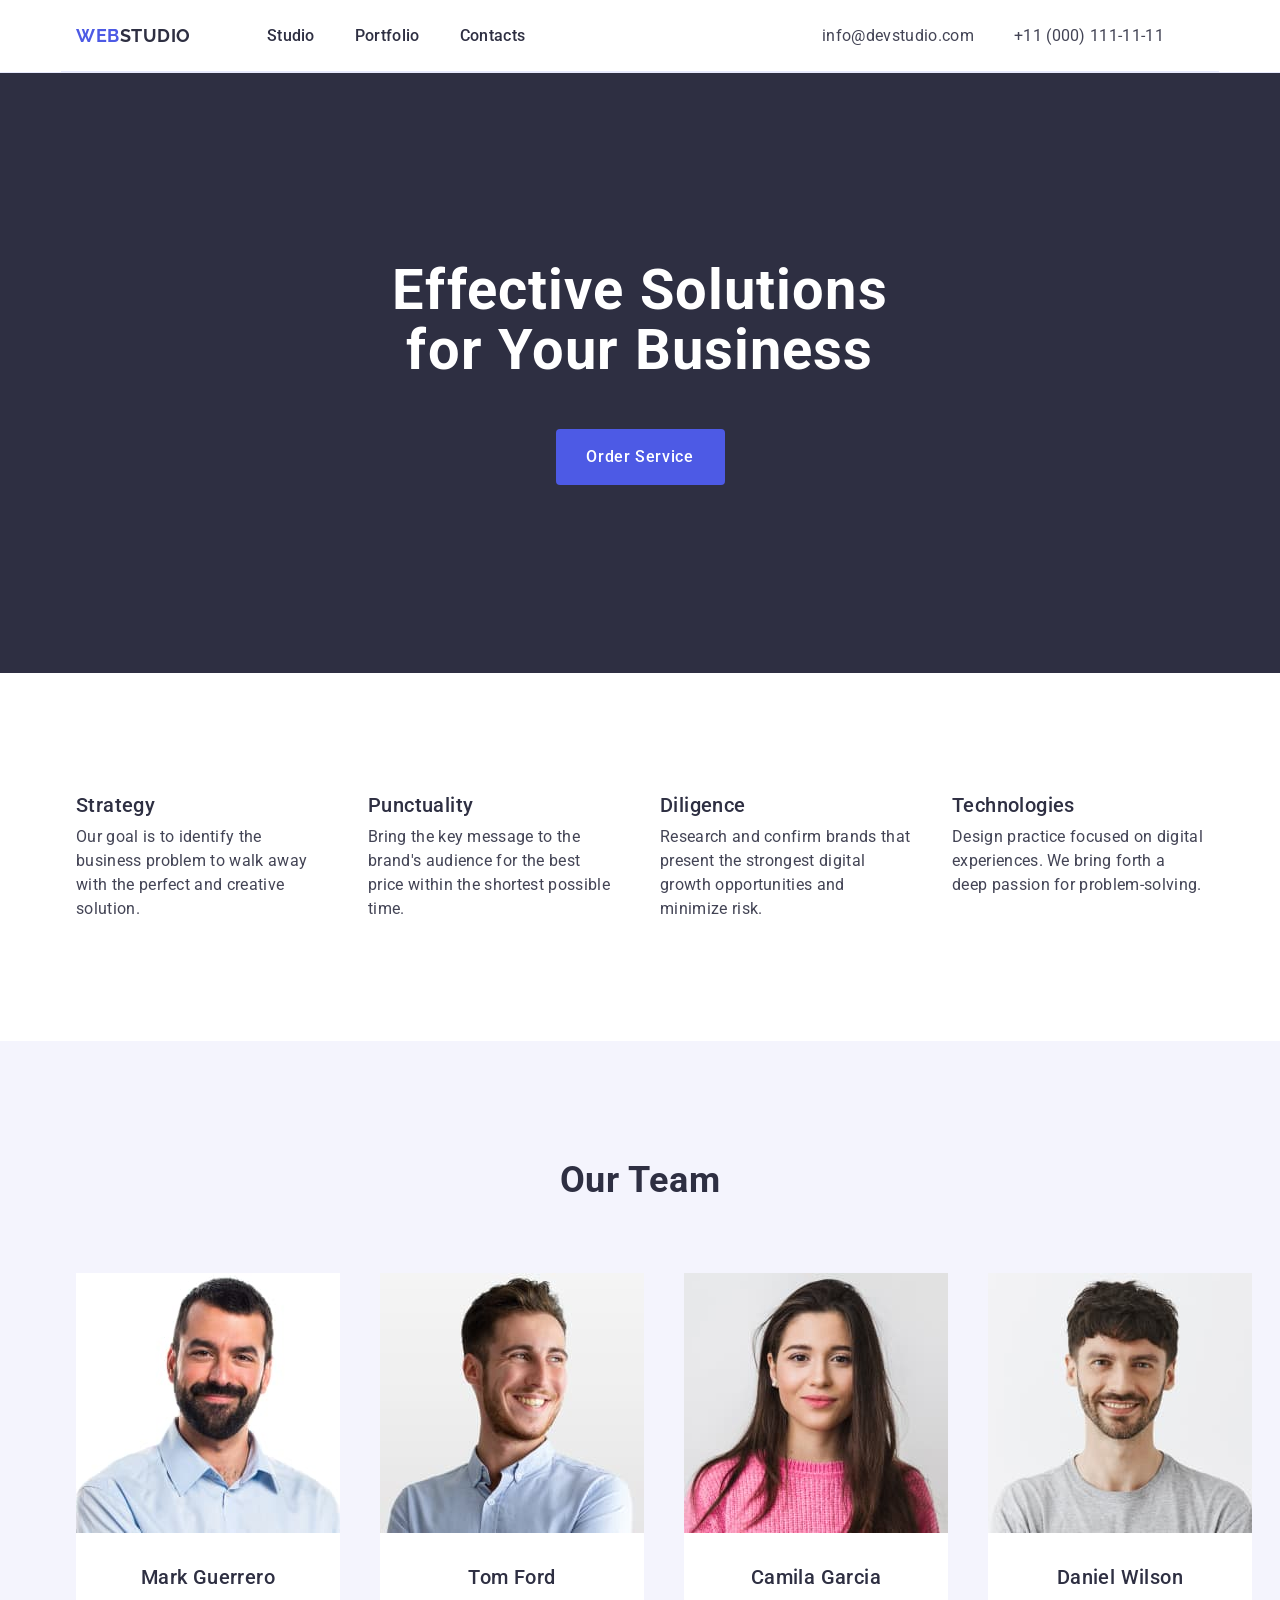
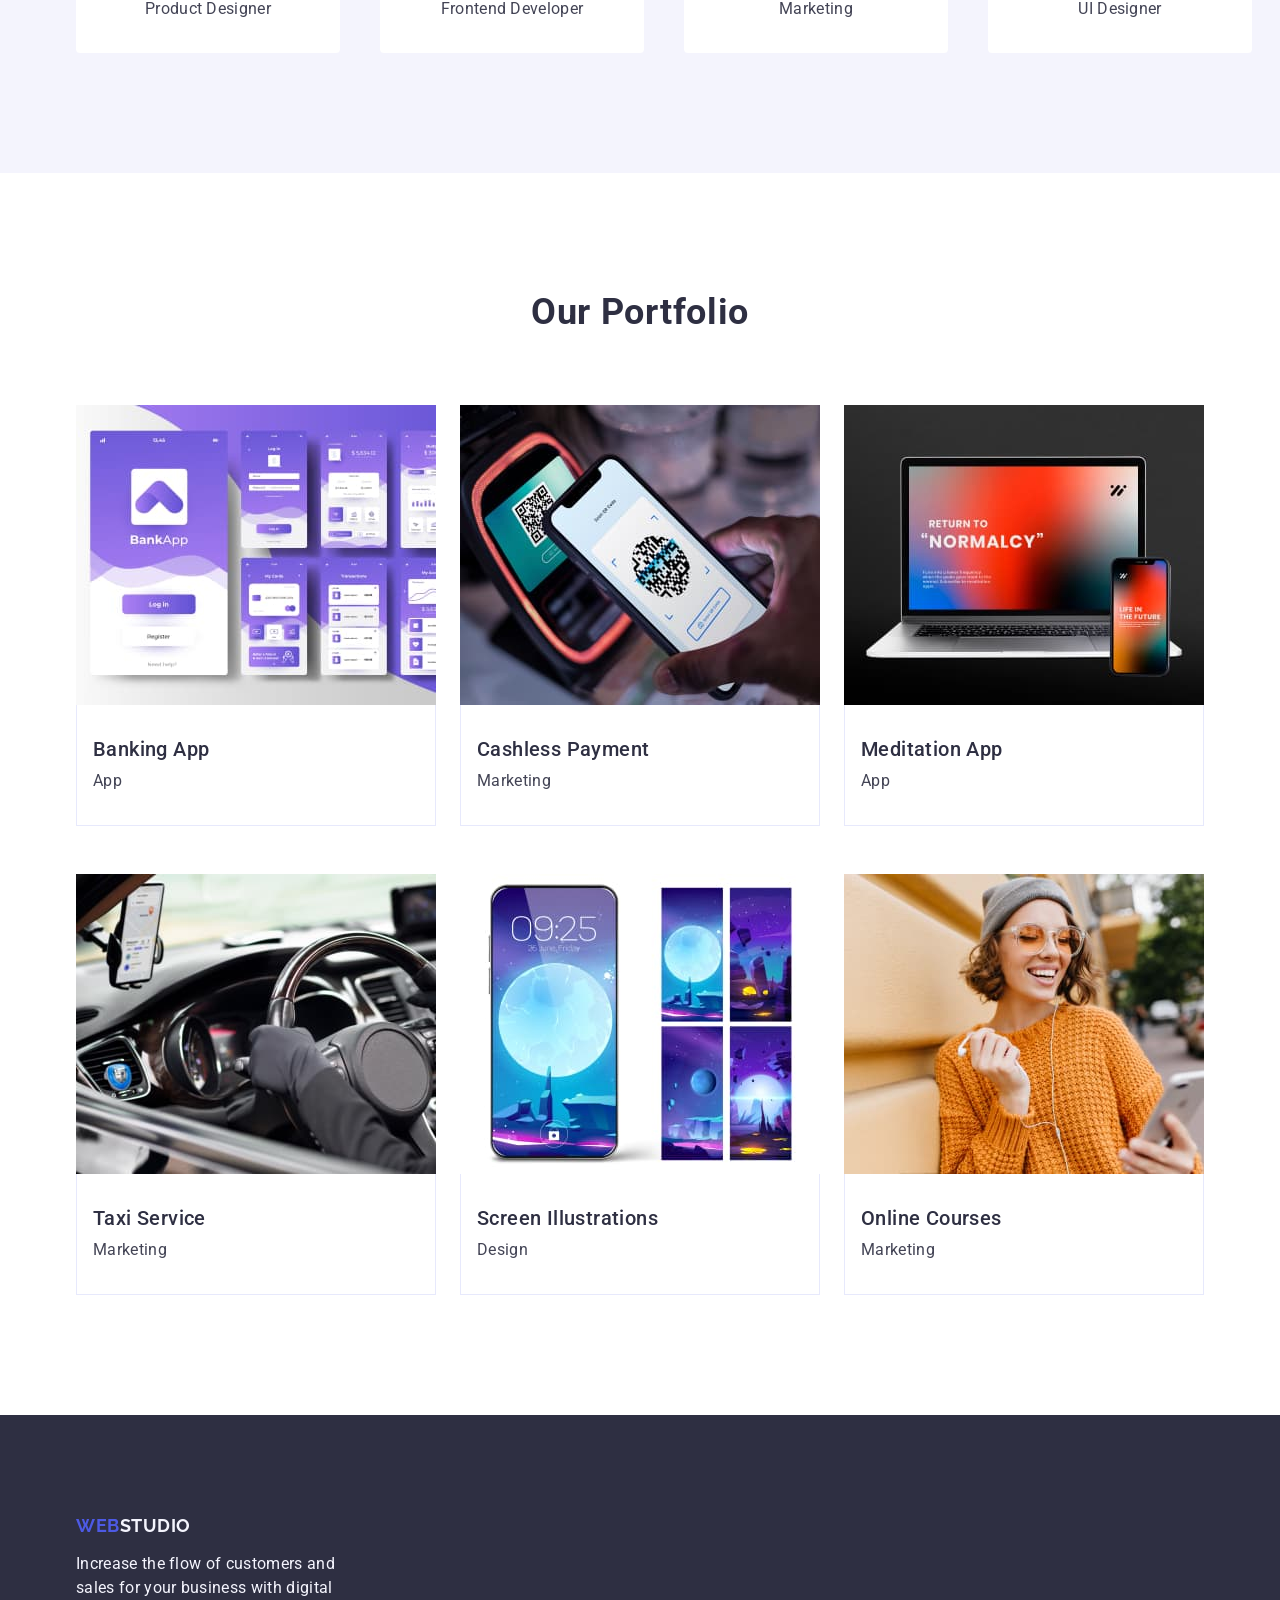
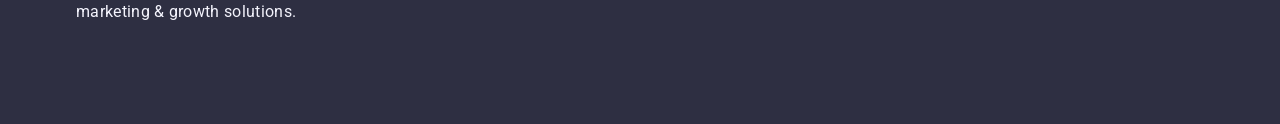
<file: index.html>
<!DOCTYPE html>
<html lang="en">
  <head>
    <meta charset="UTF-8" />
    <meta name="viewport" content="width=device-width, initial-scale=1.0" />
    <title>Studio</title>
    <link rel="preconnect" href="https://fonts.googleapis.com" />
    <link rel="preconnect" href="https://fonts.gstatic.com" crossorigin />
    <link
      rel="stylesheet"
      href="https://cdnjs.cloudflare.com/ajax/libs/modern-normalize/2.0.0/modern-normalize.min.css"
    />
    <link
      href="https://fonts.googleapis.com/css2?family=Raleway:wght@700&family=Roboto:wght@400;500;700;900&display=swap"
      rel="stylesheet"
    />
    <link rel="stylesheet" href="./css/styles.css" />
  </head>
  <body>
    <header class="header-zero">
      <div class="container header">
        <nav class="navigation">
          <a class="logo link" href="./index.html"
            >Web<span class="studio">Studio</span></a
          >
          <ul class="list list-menu">
            <li><a class="link link-menu" href="./index.html">Studio</a></li>
            <li><a class="link link-menu" href="">Portfolio</a></li>
            <li><a class="link link-menu" href="">Contacts</a></li>
          </ul>
        </nav>
        <address class="adress">
          <ul class="list adress-list">
            <li>
              <a class="link contacts" href="mailto:info@devstudio.com"
                >info@devstudio.com</a
              >
            </li>
            <li>
              <a class="link contacts" href="tel:+110001111111"
                >+11 (000) 111-11-11</a
              >
            </li>
          </ul>
        </address>
      </div>
    </header>
    <main>
      <section class="section section-one">
        <div class="container">
          <h1 class="name">Effective Solutions for Your Business</h1>
          <button class="button" type="button">Order Service</button>
        </div>
      </section>
      <section class="section section-two">
        <div class="container">
          <h2 class="visually-hidden">Our strengths</h2>
          <ul class="list">
            <li class="strengths-list-element">
              <h3 class="strengths-title">Strategy</h3>
              <p class="strengths-description">
                Our goal is to identify the business problem to walk away with
                the perfect and creative solution.
              </p>
            </li>
            <li class="strengths-list-element">
              <h3 class="strengths-title">Punctuality</h3>
              <p class="strengths-description">
                Bring the key message to the brand's audience for the best price
                within the shortest possible time.
              </p>
            </li>
            <li class="strengths-list-element">
              <h3 class="strengths-title">Diligence</h3>
              <p class="strengths-description">
                Research and confirm brands that present the strongest digital
                growth opportunities and minimize risk.
              </p>
            </li>
            <li class="strengths-list-element">
              <h3 class="strengths-title">Technologies</h3>
              <p class="strengths-description">
                Design practice focused on digital experiences. We bring forth a
                deep passion for problem-solving.
              </p>
            </li>
          </ul>
        </div>
      </section>
      <section class="section section-three">
        <div class="container">
          <h2 class="section-title">Our Team</h2>
          <ul class="list">
            <li class="team-list">
              <img
                src="./images/img_4.jpg"
                width="264"
                alt="Photo of Mark Guerrero"
              />
              <div class="employee-text">
                <h3 class="employee-name">Mark Guerrero</h3>
                <p class="employee-position">Product Designer</p>
              </div>
            </li>
            <li class="team-list">
              <img
                src="./images/img_5.jpg"
                width="264"
                alt="Photo of Tom Ford"
              />
              <div class="employee-text">
                <h3 class="employee-name">Tom Ford</h3>
                <p class="employee-position">Frontend Developer</p>
              </div>
            </li>
            <li class="team-list">
              <img
                src="./images/img_6.jpg"
                width="264"
                alt="Photo of Camila Garcia"
              />
              <div class="employee-text">
                <h3 class="employee-name">Camila Garcia</h3>
                <p class="employee-position">Marketing</p>
              </div>
            </li>
            <li class="team-list">
              <img
                src="./images/img_7.jpg"
                width="264"
                alt="Photo of Daniel Wilson"
              />
              <div class="employee-text">
                <h3 class="employee-name">Daniel Wilson</h3>
                <p class="employee-position">UI Designer</p>
              </div>
            </li>
          </ul>
        </div>
      </section>
      <section class="section section-four">
        <div class="container">
          <h2 class="section-title">Our Portfolio</h2>
          <ul class="list portfolio-list">
            <li class="portfolio-list-element">
              <img src="./images/imga.jpg" width="360" alt="Apps wallpaper" />
              <div class="photo-text">
                <h3 class="photo-title">Banking App</h3>
                <p class="photo-mark">App</p>
              </div>
            </li>
            <li class="portfolio-list-element">
              <img
                src="./images/imgb.jpg"
                width="360"
                alt="Payment with phone"
              />
              <div class="photo-text">
                <h3 class="photo-title">Cashless Payment</h3>
                <p class="photo-mark">Marketing</p>
              </div>
            </li>
            <li class="portfolio-list-element">
              <img
                src="./images/imgc.jpg"
                width="360"
                alt="Laptop and smart phone"
              />
              <div class="photo-text">
                <h3 class="photo-title">Meditation App</h3>
                <p class="photo-mark">App</p>
              </div>
            </li>
            <li class="portfolio-list-element">
              <img src="./images/imgd.jpg" width="360" alt="Car" />
              <div class="photo-text">
                <h3 class="photo-title">Taxi Service</h3>
                <p class="photo-mark">Marketing</p>
              </div>
            </li>
            <li class="portfolio-list-element">
              <img src="./images/imge.jpg" width="360" alt="Phone wallpapers" />
              <div class="photo-text">
                <h3 class="photo-title">Screen Illustrations</h3>
                <p class="photo-mark">Design</p>
              </div>
            </li>
            <li class="portfolio-list-element">
              <img
                src="./images/imgf.jpg"
                width="360"
                alt="Girl in the orange sweater"
              />
              <div class="photo-text">
                <h3 class="photo-title">Online Courses</h3>
                <p class="photo-mark">Marketing</p>
              </div>
            </li>
          </ul>
        </div>
      </section>
    </main>
    <footer class="footer">
      <div class="container">
        <a class="link logo logo-bottom" href="./index.html"
          >Web<span class="studio-a">Studio</span></a
        >
        <p class="footer-text">
          Increase the flow of customers and sales for your business with
          digital marketing & growth solutions.
        </p>
      </div>
    </footer>
  </body>
</html>
</file>
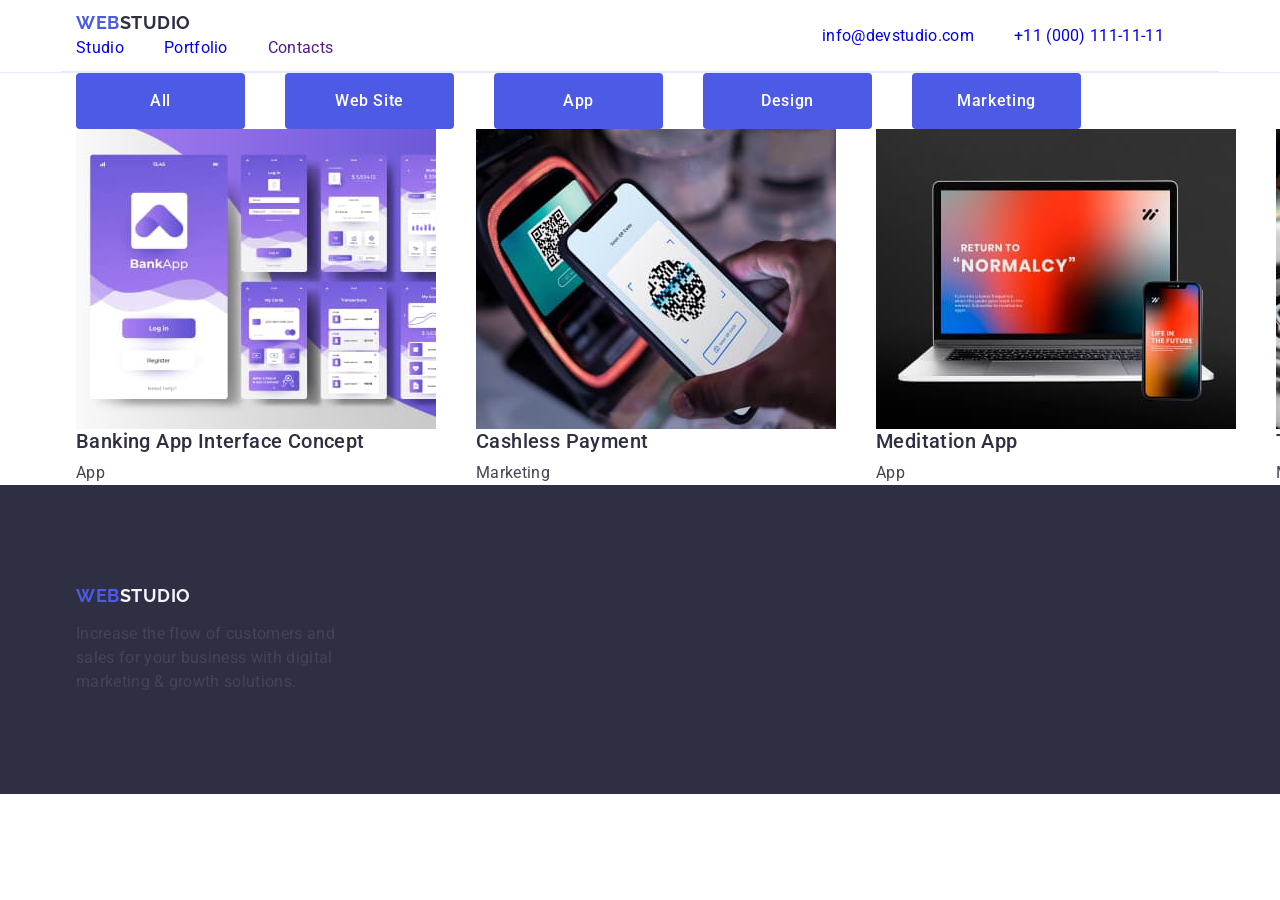
<file: portfolio.html>
<!DOCTYPE html>
<html lang="en">
  <head>
    <meta charset="UTF-8" />
    <meta name="viewport" content="width=device-width, initial-scale=1.0" />
    <title>Portfolio</title>
    <link
      rel="stylesheet"
      href="https://cdnjs.cloudflare.com/ajax/libs/modern-normalize/2.0.0/modern-normalize.min.css"
    />
    <link rel="stylesheet" href="./css/styles.css" />
    <link rel="preconnect" href="https://fonts.googleapis.com" />
    <link rel="preconnect" href="https://fonts.gstatic.com" crossorigin />
    <link
      href="https://fonts.googleapis.com/css2?family=Raleway:wght@800&family=Roboto:wght@400;500;700;900&display=swap"
      rel="stylesheet"
    />
  </head>
  <body>
    <header class="header-zero">
      <div class="header container">
        <nav class="menu">
          <a class="logo link" href="./index.html"
            >Web<span class="studio">Studio</span></a
          >
          <ul class="list list-menu">
            <li>
              <a class="list-nav link" href="./index.html">Studio</a>
            </li>
            <li>
              <a class="list-nav link" href="./portfolio.html">Portfolio</a>
            </li>
            <li><a class="list-nav link" href="">Contacts</a></li>
          </ul>
        </nav>
        <address class="adress">
          <ul class="list adress-list">
            <li>
              <a class="link address-link" href="mailto:info@devstudio.com"
                >info@devstudio.com</a
              >
            </li>
            <li>
              <a class="link address-link" href="tel:+110001111111"
                >+11 (000) 111-11-11</a
              >
            </li>
          </ul>
        </address>
      </div>
    </header>
    <main>
      <section class="section-a">
        <div class="container">
          <h1 class="visually-hidden">Menu</h1>
          <ul class="list list-two">
            <li><button class="button" type="button">All</button></li>
            <li><button class="button" type="button">Web Site</button></li>
            <li><button class="button" type="button">App</button></li>
            <li><button class="button" type="button">Design</button></li>
            <li><button class="button" type="button">Marketing</button></li>
          </ul>
          <ul class="list list-three">
            <li class="list-threes">
              <a class="link"
                ><img
                  src="./images/imga.jpg"
                  alt="Phone bacground"
                  width="360"
                  height="300"
                />
                <div class="border">
                  <h2 class="photo-title">Banking App Interface Concept</h2>
                  <p class="photo-type">App</p>
                </div></a
              >
            </li>
            <li class="list-threes">
              <a class="link"
                ><img
                  src="./images/imgb.jpg"
                  alt="2 Phones in the hand"
                  width="360"
                  height="300"
                />
                <div class="border">
                  <h2 class="photo-title">Cashless Payment</h2>
                  <p class="photo-type">Marketing</p>
                </div></a
              >
            </li>
            <li class="list-threes">
              <a class="link"
                ><img
                  src="./images/imgc.jpg"
                  alt="Laptop and phone"
                  width="360"
                  height="300"
                />
                <div class="border">
                  <h2 class="photo-title">Meditation App</h2>
                  <p class="photo-type">App</p>
                </div></a
              >
            </li>
            <li class="list-threes">
              <a class="link"
                ><img
                  src="./images/imgd.jpg"
                  alt="Car from inside"
                  width="360"
                  height="300"
                />
                <div class="border">
                  <h2 class="photo-title">Taxi Service</h2>
                  <p class="photo-type">Marketing</p>
                </div></a
              >
            </li>
            <li class="list-threes">
              <a class="link"
                ><img
                  src="./images/imge.jpg"
                  alt="Phone bacground with the moon"
                  width="360"
                  height="300"
                />
                <div class="border">
                  <h2 class="photo-title">Screen Illustrations</h2>
                  <p class="photo-type">Design</p>
                </div></a
              >
            </li>
            <li class="list-threes">
              <a class="link"
                ><img
                  src="./images/imgf.jpg"
                  alt="Women in orange sweter"
                  width="360"
                  height="300"
                />
                <div class="border">
                  <h2 class="photo-title">Online Courses</h2>
                  <p class="photo-type">Marketing</p>
                </div></a
              >
            </li>
            <li class="list-threes">
              <a class="link"
                ><img
                  src="./images/imgg.jpg"
                  alt="Posters of phone comertial"
                  width="360"
                  height="300"
                />
                <div class="border">
                  <h2 class="photo-title">Instagram Stories Concept</h2>
                  <p class="photo-type">Design</p>
                </div></a
              >
            </li>
            <li class="list-threes">
              <a class="link"
                ><img
                  src="./images/imgh.jpg"
                  alt="Person with bag of groseries"
                  width="360"
                  height="300"
                />
                <div class="border">
                  <h2 class="photo-title">Organic Food</h2>
                  <p class="photo-type">Web Site</p>
                </div></a
              >
            </li>
            <li class="list-threes">
              <a class="link"
                ><img
                  src="./images/imgi.jpg"
                  alt="Barista making coffe"
                  width="360"
                  height="300"
                />
                <div class="border">
                  <h2 class="photo-title">Fresh Coffee</h2>
                  <p class="photo-type">Web Site</p>
                </div></a
              >
            </li>
          </ul>
        </div>
      </section>
    </main>
    <footer class="footer">
      <div class="container">
        <a class="link logo logo-bottom" href="./index.html"
          >Web<span class="studio-a">Studio</span></a
        ><br />
        <p class="footer-text-a">
          Increase the flow of customers and <br />
          sales for your business with digital<br />
          marketing & growth solutions.
        </p>
      </div>
    </footer>
  </body>
</html>
</file>
<file: css/styles.css>
:root {
  --iris: #4d5ae5;
  --ocean: #404bbf;
  --navy-blue: #2e2f42;
  --green: #31d0aa;
  --slate: #434455;
  --light-slate: #8e8f99;
  --cornflower: #e7e9fc;
  --cloud: #f4f4fd;
  --navy-blue-modal: rgba(46, 47, 66, 0.4);
  --grey: rgba(46, 47, 66, 0.7);
  --white: #fff;
  --dairy: #fcfcfc;
}
* {
  margin: 0;
  padding: 0;
}
body {
  font-family: "Roboto", sans-serif;
  color: var(--slate);
  line-height: 24px;
  letter-spacing: 0.02em;
  background-color: var(--white);
}
ul {
  list-style-type: none;
}
img {
  display: block;
}
.adress {
  font-style: normal;
  margin-right: 40px;
}
.adress-list {
  display: flex;
  gap: 40px;
}
.button {
  font-weight: 500;
  font-size: 16px;
  line-height: 1.5;
  letter-spacing: 0.04em;
  color: var(--white);
  background: var(--iris);
  cursor: pointer;
  display: block;
  text-align: center;
  margin: 0 auto;
  min-width: 169px;
  height: 56px;
  border: none;
  border-radius: 4px;
}
.button:hover {
  background-color: var(--ocean);
}
.button:focus {
  background-color: var(--ocean);
}
.contacts {
  font-size: 16px;
  line-height: 1.5;
  color: var(--slate);
}
.contacts:hover {
  color: var(--ocean);
}
.contacts:focus {
  color: var(--ocean);
}
.container {
  margin: 0 auto;
  width: 1158px;
  padding: 0 15px;
}
.employee-name {
  font-weight: 500;
  font-size: 20px;
  line-height: 1.2;
  color: var(--navy-blue);
  letter-spacing: 0.02em;
  text-align: center;
  margin-bottom: 8px;
}
.employee-position {
  font-size: 16px;
  line-height: 1.5;
  color: var(--slate);
  text-align: center;
}
.employee-text {
  padding: 32px 0;
}
.features-list {
  display: flex;
  gap: 24px;
}
.footer {
  background-color: var(--navy-blue);
  padding: 100px 0;
}
.footer-text {
  font-size: 16px;
  color: var(--cloud, #f4f4fd);
  line-height: 1.5;
  letter-spacing: 0.02em;
  max-width: 264px;
}
.header {
  display: flex;
  border-bottom: 1px solid var(--CORNFLOWER, #e7e9fc);
  justify-content: space-between;
  align-items: center;
  height: 72px;
}
.header-zero {
  border-bottom: 1px solid #e7e9fc;
}
.link {
  text-decoration: none;
}
.link-menu {
  font-weight: 500;
  font-size: 16px;
  line-height: 1.5;
  padding: 24px 0 24px;
  color: var(--navy-blue);
}
.link-menu:hover {
  color: var(--ocean);
}
.link-menu:focus {
  color: var(--ocean);
}
.list {
  list-style: none;
  display: flex;
  flex-direction: row;
  gap: 40px;
}
.list-menu {
  display: flex;
  gap: 40px;
  margin-left: 0;
}
.logo {
  font-family: "Raleway", sans-serif;
  font-weight: 700;
  font-size: 18px;
  line-height: 1.17;
  margin-right: 76px;
  letter-spacing: 0.03em;
  color: var(--iris);
  text-transform: uppercase;
}
.logo-bottom {
  margin-bottom: 16px;
  display: inline-block;
  text-transform: uppercase;
}
.name {
  font-weight: 700;
  font-size: 56px;
  line-height: 1.07;
  text-align: center;
  letter-spacing: 0.02em;
  color: var(--white);
  max-width: 496px;
  margin: 0 auto 48px;
}
.navigation {
  display: flex;
  align-items: center;
}
.photo-title {
  font-weight: 500;
  font-size: 20px;
  line-height: 1.2;
  letter-spacing: 0.02em;
  color: var(--navy-blue);
  margin-bottom: 8px;
}
.photo-text {
  padding: 32px 16px;
  border: 1px solid #e7e9fc;
  border-top: none;
}
.photo-mark {
  font-size: 16px;
  line-height: 1.5;
  color: var(--slate);
}
.portfolio-list {
  flex-wrap: wrap;
  column-gap: 24px;
  row-gap: 48px;
}
.portfolio-list-element {
  width: calc((100% - 48px) / 3);
}
.section {
  padding: 120px 0px 120px 0px;
}
.section-title {
  font-weight: 700;
  font-size: 36px;
  line-height: 1.11;
  text-align: center;
  letter-spacing: 0.02em;
  text-transform: capitalize;
  color: var(--navy-blue);
  margin-bottom: 72px;
}
.section-one {
  background-color: var(--navy-blue);
  padding: 188px 0;
}
.section-three {
  background-color: var(--cloud);
}
.strengths-list-element {
  width: calc((100% - 72px) / 4);
}
.strengths-title {
  font-weight: 500;
  font-size: 20px;
  line-height: 1.2;
  letter-spacing: 0.02em;
  color: var(--navy-blue);
  margin-bottom: 8px;
}
.strengths-description {
  color: var(--slate);
}
.studio {
  color: var(--dark, #2e2f42);
}
.studio-a {
  color: var(--cloud);
}
.team-list {
  background-color: var(--white);
  width: calc((100% - 72px) / 4);
  border-radius: 0px 0px 4px 4px;
}
.visually-hidden {
  position: absolute;
  width: 1px;
  height: 1px;
  margin: -1px;
  border: 0;
  padding: 0;
  white-space: nowrap;
  clip-path: inset(100%);
  clip: rect(0 0 0 0);
  overflow: hidden;
}
</file>
